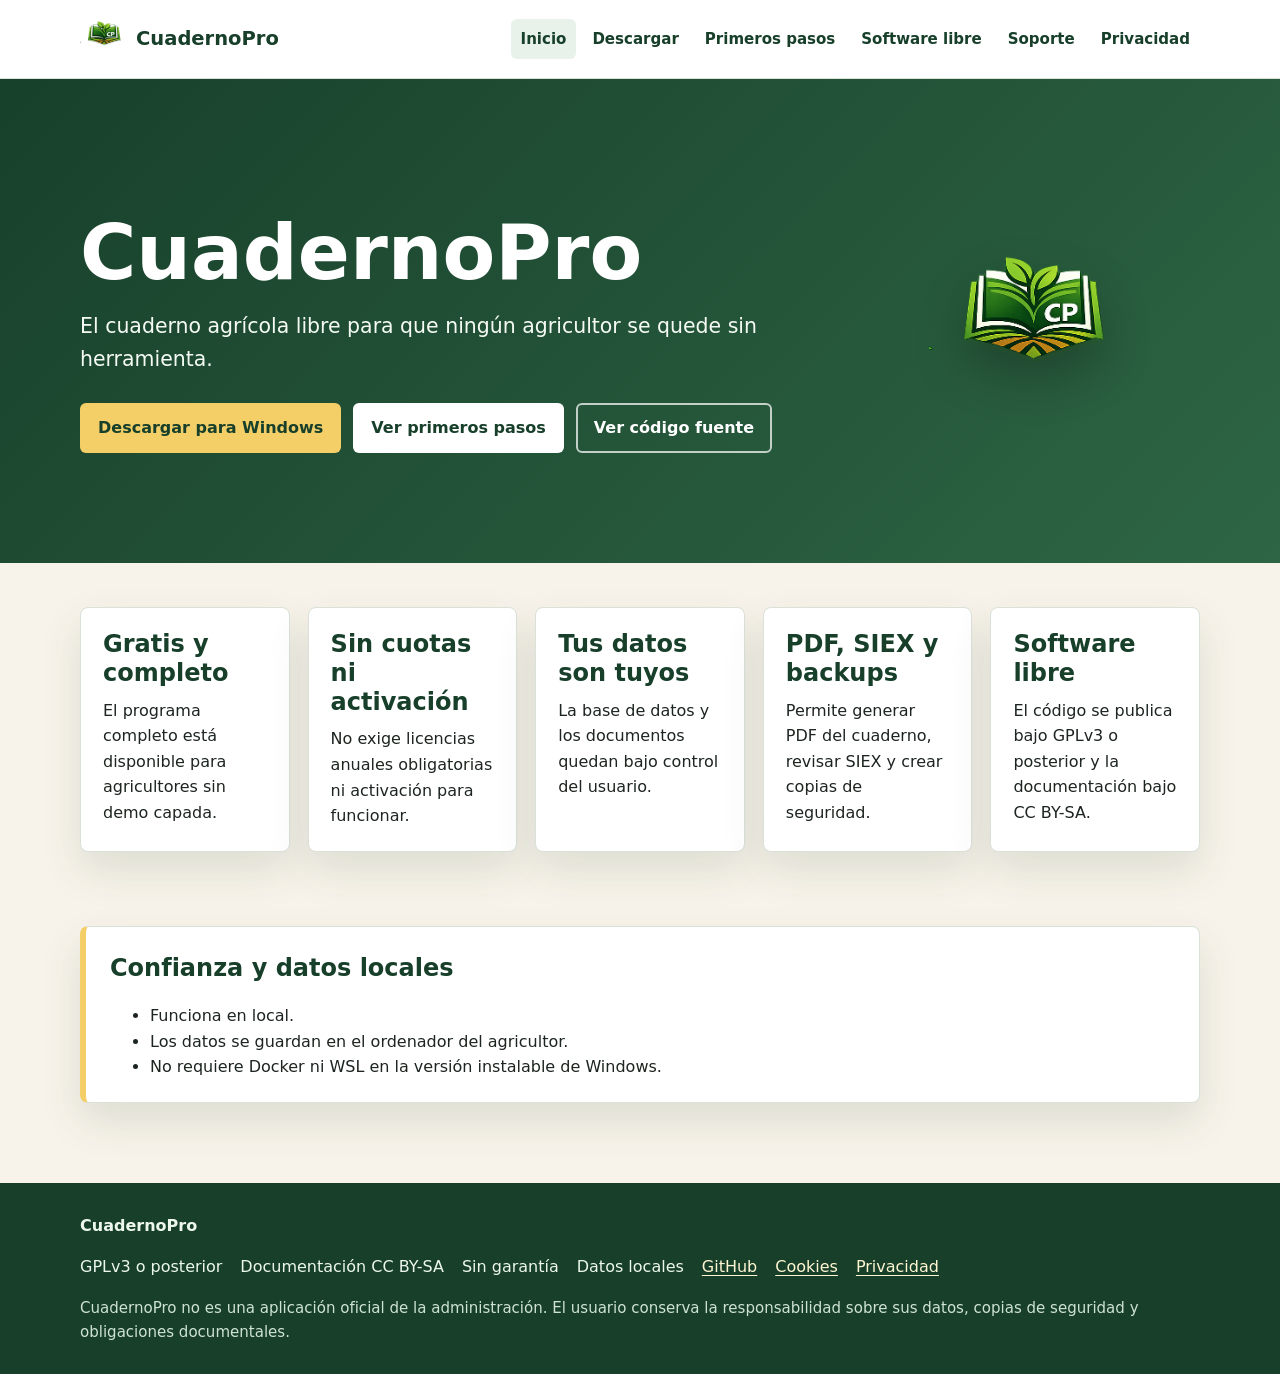
<file: web_publica/index.html>
<!doctype html>
<html lang="es">
<head>
  <meta charset="utf-8">
  <meta name="viewport" content="width=device-width, initial-scale=1">
  <title>CuadernoPro | Cuaderno agrícola libre</title>
  <meta name="description" content="CuadernoPro es el cuaderno agrícola libre, gratuito y local para agricultores.">
  <link rel="icon" href="assets/favicon.ico">
  <link rel="stylesheet" href="assets/style.css">
</head>
<body>
  <header class="site-header">
    <div class="header-inner">
      <a class="brand" href="index.html">
        <img src="assets/cuadernopro.png" alt="CuadernoPro">
        <span>CuadernoPro</span>
      </a>
      <nav class="main-nav" aria-label="Navegación principal">
        <a href="index.html" aria-current="page">Inicio</a>
        <a href="descargar.html">Descargar</a>
        <a href="primeros-pasos.html">Primeros pasos</a>
        <a href="software-libre.html">Software libre</a>
        <a href="soporte.html">Soporte</a>
        <a href="privacidad.html">Privacidad</a>
      </nav>
    </div>
  </header>

  <main>
    <section class="hero">
      <div class="section">
        <div>
          <h1>CuadernoPro</h1>
          <p>El cuaderno agrícola libre para que ningún agricultor se quede sin herramienta.</p>
          <div class="actions">
            <a class="button primary" href="descargar.html">Descargar para Windows</a>
            <a class="button secondary" href="primeros-pasos.html">Ver primeros pasos</a>
            <a class="button ghost" href="https://github.com/jomarpel-star/cuadernopro">Ver código fuente</a>
          </div>
        </div>
        <div class="hero-logo" aria-hidden="true">
          <img src="assets/cuadernopro.png" alt="">
        </div>
      </div>
    </section>

    <section class="section">
      <div class="grid cards">
        <article class="card">
          <h2>Gratis y completo</h2>
          <p>El programa completo está disponible para agricultores sin demo capada.</p>
        </article>
        <article class="card">
          <h2>Sin cuotas ni activación</h2>
          <p>No exige licencias anuales obligatorias ni activación para funcionar.</p>
        </article>
        <article class="card">
          <h2>Tus datos son tuyos</h2>
          <p>La base de datos y los documentos quedan bajo control del usuario.</p>
        </article>
        <article class="card">
          <h2>PDF, SIEX y backups</h2>
          <p>Permite generar PDF del cuaderno, revisar SIEX y crear copias de seguridad.</p>
        </article>
        <article class="card">
          <h2>Software libre</h2>
          <p>El código se publica bajo GPLv3 o posterior y la documentación bajo CC BY-SA.</p>
        </article>
      </div>
    </section>

    <section class="section compact">
      <div class="notice">
        <h2>Confianza y datos locales</h2>
        <ul>
          <li>Funciona en local.</li>
          <li>Los datos se guardan en el ordenador del agricultor.</li>
          <li>No requiere Docker ni WSL en la versión instalable de Windows.</li>
        </ul>
      </div>
    </section>
  </main>

  <footer class="site-footer">
    <div class="footer-inner">
      <strong>CuadernoPro</strong>
      <div class="footer-links">
        <span>GPLv3 o posterior</span>
        <span>Documentación CC BY-SA</span>
        <span>Sin garantía</span>
        <span>Datos locales</span>
        <a href="https://github.com/jomarpel-star/cuadernopro">GitHub</a>
        <a href="politica-cookies.html">Cookies</a>
        <a href="privacidad.html">Privacidad</a>
      </div>
      <p class="fine-print">CuadernoPro no es una aplicación oficial de la administración. El usuario conserva la responsabilidad sobre sus datos, copias de seguridad y obligaciones documentales.</p>
    </div>
  </footer>
</body>
</html>
</file>
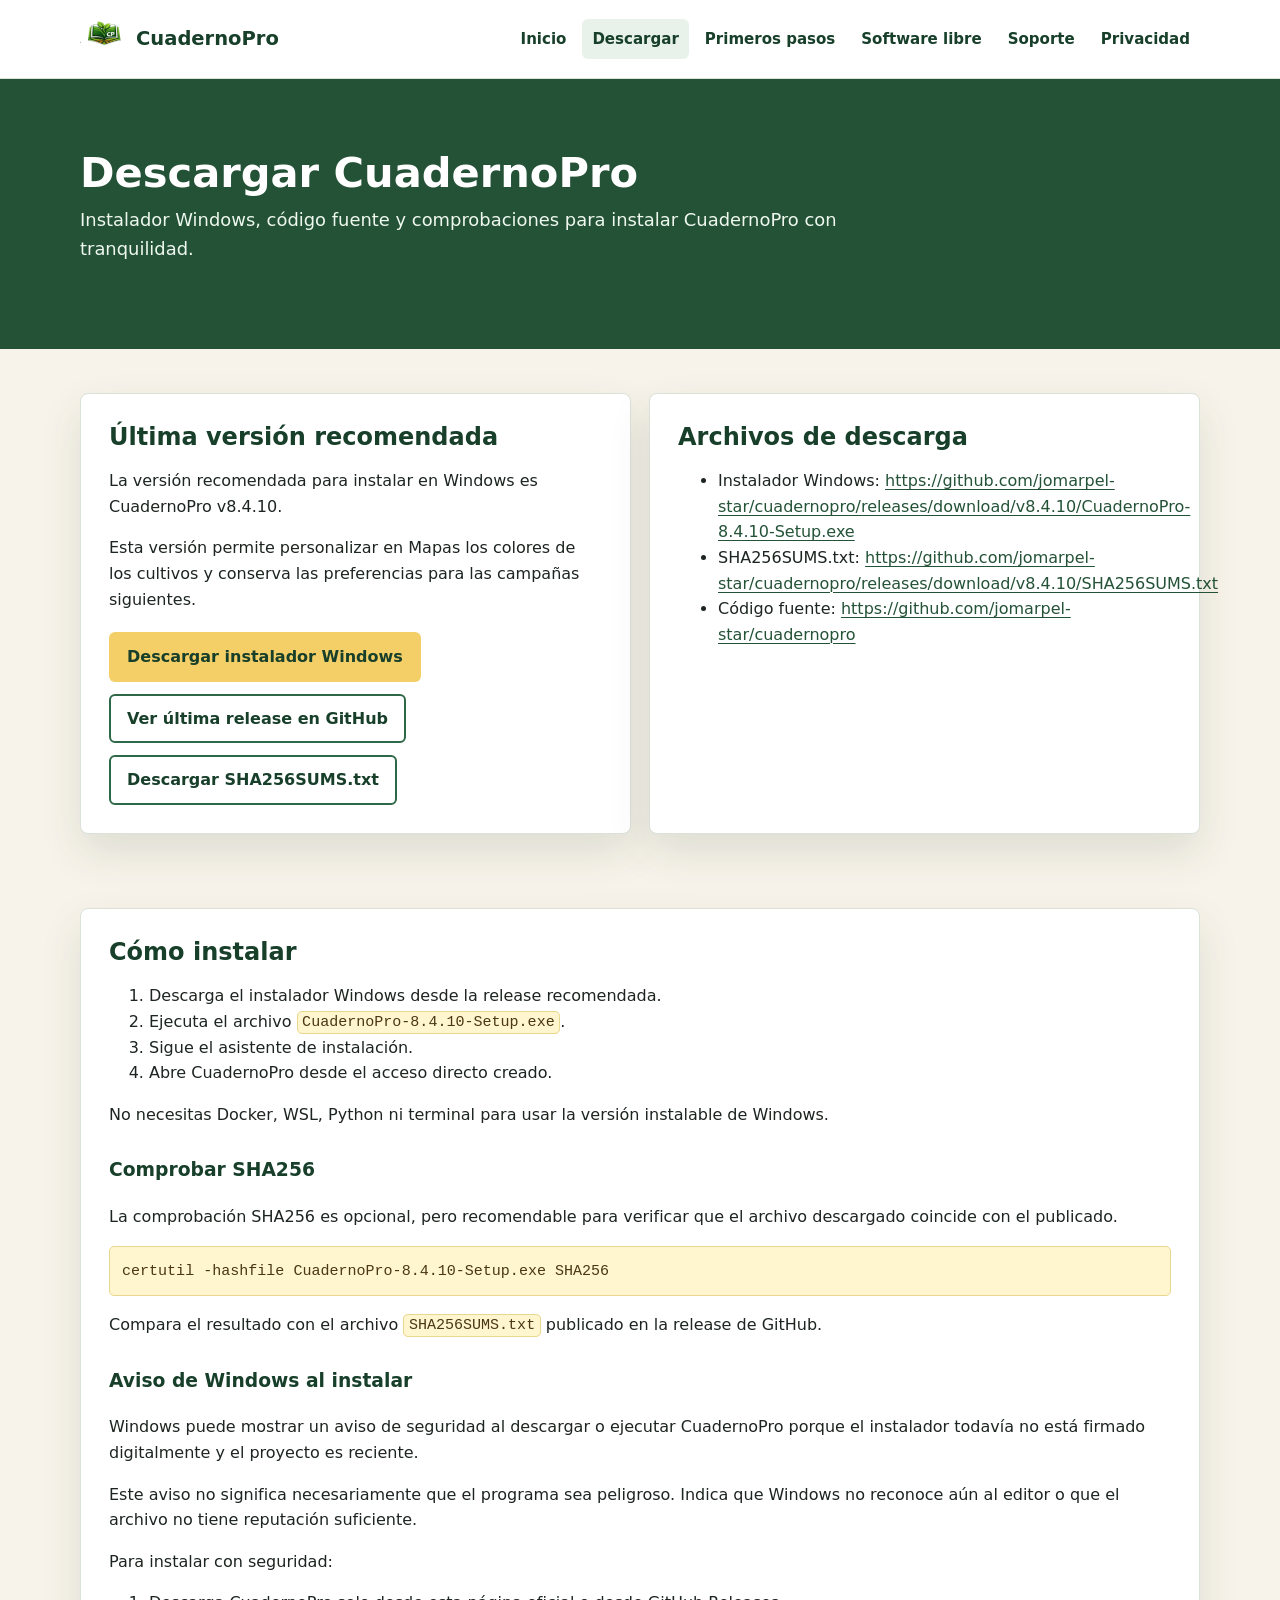
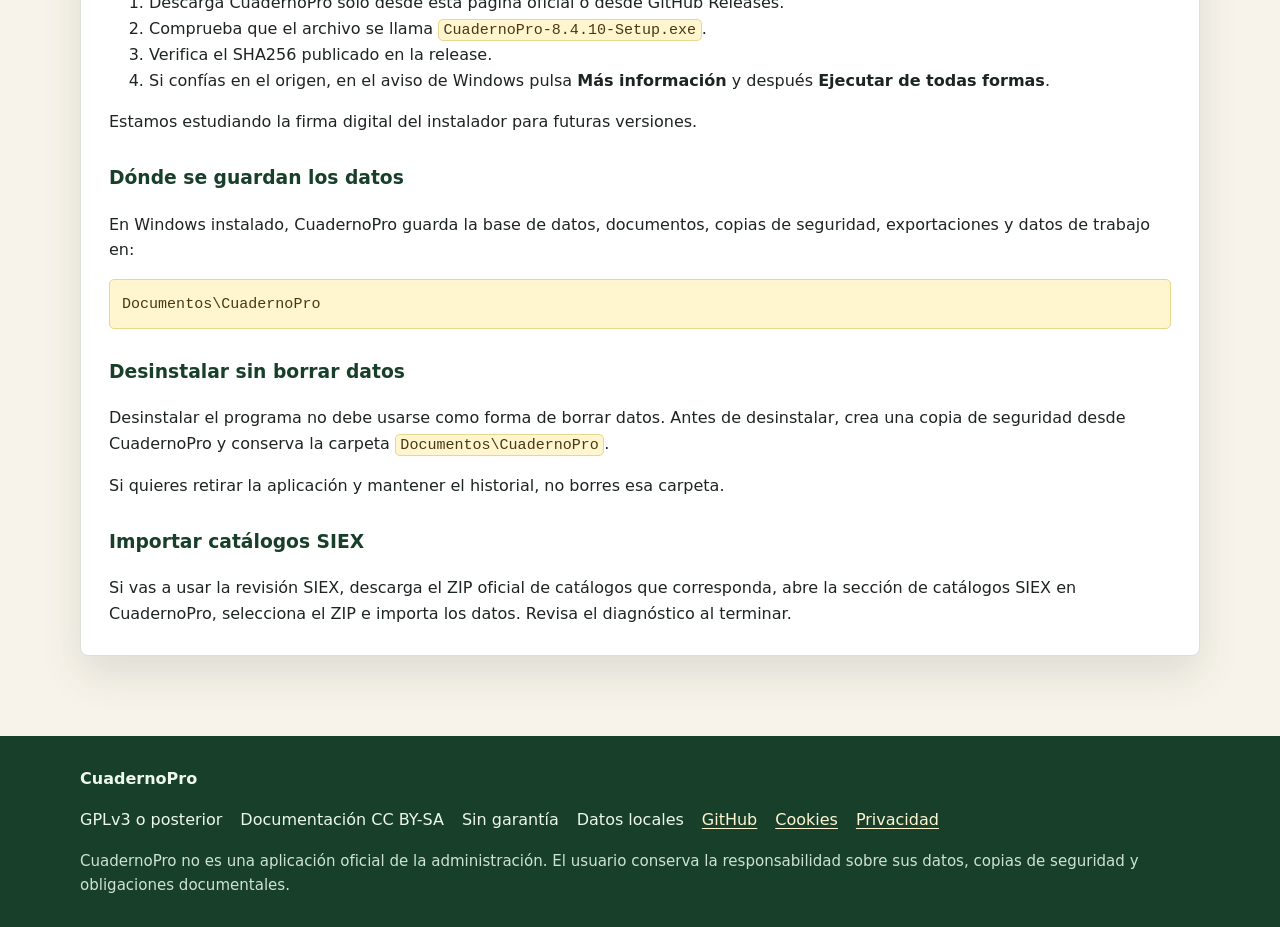
<file: web_publica/descargar.html>
<!doctype html>
<html lang="es">
<head>
  <meta charset="utf-8">
  <meta name="viewport" content="width=device-width, initial-scale=1">
  <title>Descargar CuadernoPro</title>
  <meta name="description" content="Descarga CuadernoPro para Windows, código fuente y comprobaciones SHA256.">
  <link rel="icon" href="assets/favicon.ico">
  <link rel="stylesheet" href="assets/style.css">
</head>
<body>
  <header class="site-header">
    <div class="header-inner">
      <a class="brand" href="index.html">
        <img src="assets/cuadernopro.png" alt="CuadernoPro">
        <span>CuadernoPro</span>
      </a>
      <nav class="main-nav" aria-label="Navegación principal">
        <a href="index.html">Inicio</a>
        <a href="descargar.html" aria-current="page">Descargar</a>
        <a href="primeros-pasos.html">Primeros pasos</a>
        <a href="software-libre.html">Software libre</a>
        <a href="soporte.html">Soporte</a>
        <a href="privacidad.html">Privacidad</a>
      </nav>
    </div>
  </header>

  <main>
    <section class="page-title">
      <div class="section compact">
        <h1>Descargar CuadernoPro</h1>
        <p>Instalador Windows, código fuente y comprobaciones para instalar CuadernoPro con tranquilidad.</p>
      </div>
    </section>

    <section class="section">
      <div class="grid two">
        <article class="text-panel">
          <h2>Última versión recomendada</h2>
          <p>La versión recomendada para instalar en Windows es CuadernoPro v8.4.10.</p>
          <p>Esta versión permite personalizar en Mapas los colores de los cultivos y conserva las preferencias para las campañas siguientes.</p>
          <div class="actions panel-actions">
            <a class="button primary" href="https://github.com/jomarpel-star/cuadernopro/releases/download/v8.4.10/CuadernoPro-8.4.10-Setup.exe">Descargar instalador Windows</a>
            <a class="button outline" href="https://github.com/jomarpel-star/cuadernopro/releases/latest">Ver última release en GitHub</a>
            <a class="button outline" href="https://github.com/jomarpel-star/cuadernopro/releases/download/v8.4.10/SHA256SUMS.txt">Descargar SHA256SUMS.txt</a>
          </div>
        </article>

        <article class="text-panel">
          <h2>Archivos de descarga</h2>
          <ul>
            <li>Instalador Windows: <a href="https://github.com/jomarpel-star/cuadernopro/releases/download/v8.4.10/CuadernoPro-8.4.10-Setup.exe">https://github.com/jomarpel-star/cuadernopro/releases/download/v8.4.10/CuadernoPro-8.4.10-Setup.exe</a></li>
            <li>SHA256SUMS.txt: <a href="https://github.com/jomarpel-star/cuadernopro/releases/download/v8.4.10/SHA256SUMS.txt">https://github.com/jomarpel-star/cuadernopro/releases/download/v8.4.10/SHA256SUMS.txt</a></li>
            <li>Código fuente: <a href="https://github.com/jomarpel-star/cuadernopro">https://github.com/jomarpel-star/cuadernopro</a></li>
          </ul>
        </article>
      </div>
    </section>

    <section class="section compact">
      <div class="text-panel">
        <h2>Cómo instalar</h2>
        <ol>
          <li>Descarga el instalador Windows desde la release recomendada.</li>
          <li>Ejecuta el archivo <code>CuadernoPro-8.4.10-Setup.exe</code>.</li>
          <li>Sigue el asistente de instalación.</li>
          <li>Abre CuadernoPro desde el acceso directo creado.</li>
        </ol>
        <p>No necesitas Docker, WSL, Python ni terminal para usar la versión instalable de Windows.</p>

        <h3>Comprobar SHA256</h3>
        <p>La comprobación SHA256 es opcional, pero recomendable para verificar que el archivo descargado coincide con el publicado.</p>
        <p class="code">certutil -hashfile CuadernoPro-8.4.10-Setup.exe SHA256</p>
        <p>Compara el resultado con el archivo <code>SHA256SUMS.txt</code> publicado en la release de GitHub.</p>

        <h3>Aviso de Windows al instalar</h3>
        <p>Windows puede mostrar un aviso de seguridad al descargar o ejecutar CuadernoPro porque el instalador todavía no está firmado digitalmente y el proyecto es reciente.</p>
        <p>Este aviso no significa necesariamente que el programa sea peligroso. Indica que Windows no reconoce aún al editor o que el archivo no tiene reputación suficiente.</p>
        <p>Para instalar con seguridad:</p>
        <ol>
          <li>Descarga CuadernoPro solo desde esta página oficial o desde GitHub Releases.</li>
          <li>Comprueba que el archivo se llama <code>CuadernoPro-8.4.10-Setup.exe</code>.</li>
          <li>Verifica el SHA256 publicado en la release.</li>
          <li>Si confías en el origen, en el aviso de Windows pulsa <strong>Más información</strong> y después <strong>Ejecutar de todas formas</strong>.</li>
        </ol>
        <p>Estamos estudiando la firma digital del instalador para futuras versiones.</p>

        <h3>Dónde se guardan los datos</h3>
        <p>En Windows instalado, CuadernoPro guarda la base de datos, documentos, copias de seguridad, exportaciones y datos de trabajo en:</p>
        <p class="code">Documentos\CuadernoPro</p>

        <h3>Desinstalar sin borrar datos</h3>
        <p>Desinstalar el programa no debe usarse como forma de borrar datos. Antes de desinstalar, crea una copia de seguridad desde CuadernoPro y conserva la carpeta <code>Documentos\CuadernoPro</code>.</p>
        <p>Si quieres retirar la aplicación y mantener el historial, no borres esa carpeta.</p>

        <h3>Importar catálogos SIEX</h3>
        <p>Si vas a usar la revisión SIEX, descarga el ZIP oficial de catálogos que corresponda, abre la sección de catálogos SIEX en CuadernoPro, selecciona el ZIP e importa los datos. Revisa el diagnóstico al terminar.</p>
      </div>
    </section>
  </main>

  <footer class="site-footer">
    <div class="footer-inner">
      <strong>CuadernoPro</strong>
      <div class="footer-links">
        <span>GPLv3 o posterior</span>
        <span>Documentación CC BY-SA</span>
        <span>Sin garantía</span>
        <span>Datos locales</span>
        <a href="https://github.com/jomarpel-star/cuadernopro">GitHub</a>
        <a href="politica-cookies.html">Cookies</a>
        <a href="privacidad.html">Privacidad</a>
      </div>
      <p class="fine-print">CuadernoPro no es una aplicación oficial de la administración. El usuario conserva la responsabilidad sobre sus datos, copias de seguridad y obligaciones documentales.</p>
    </div>
  </footer>
</body>
</html>
</file>
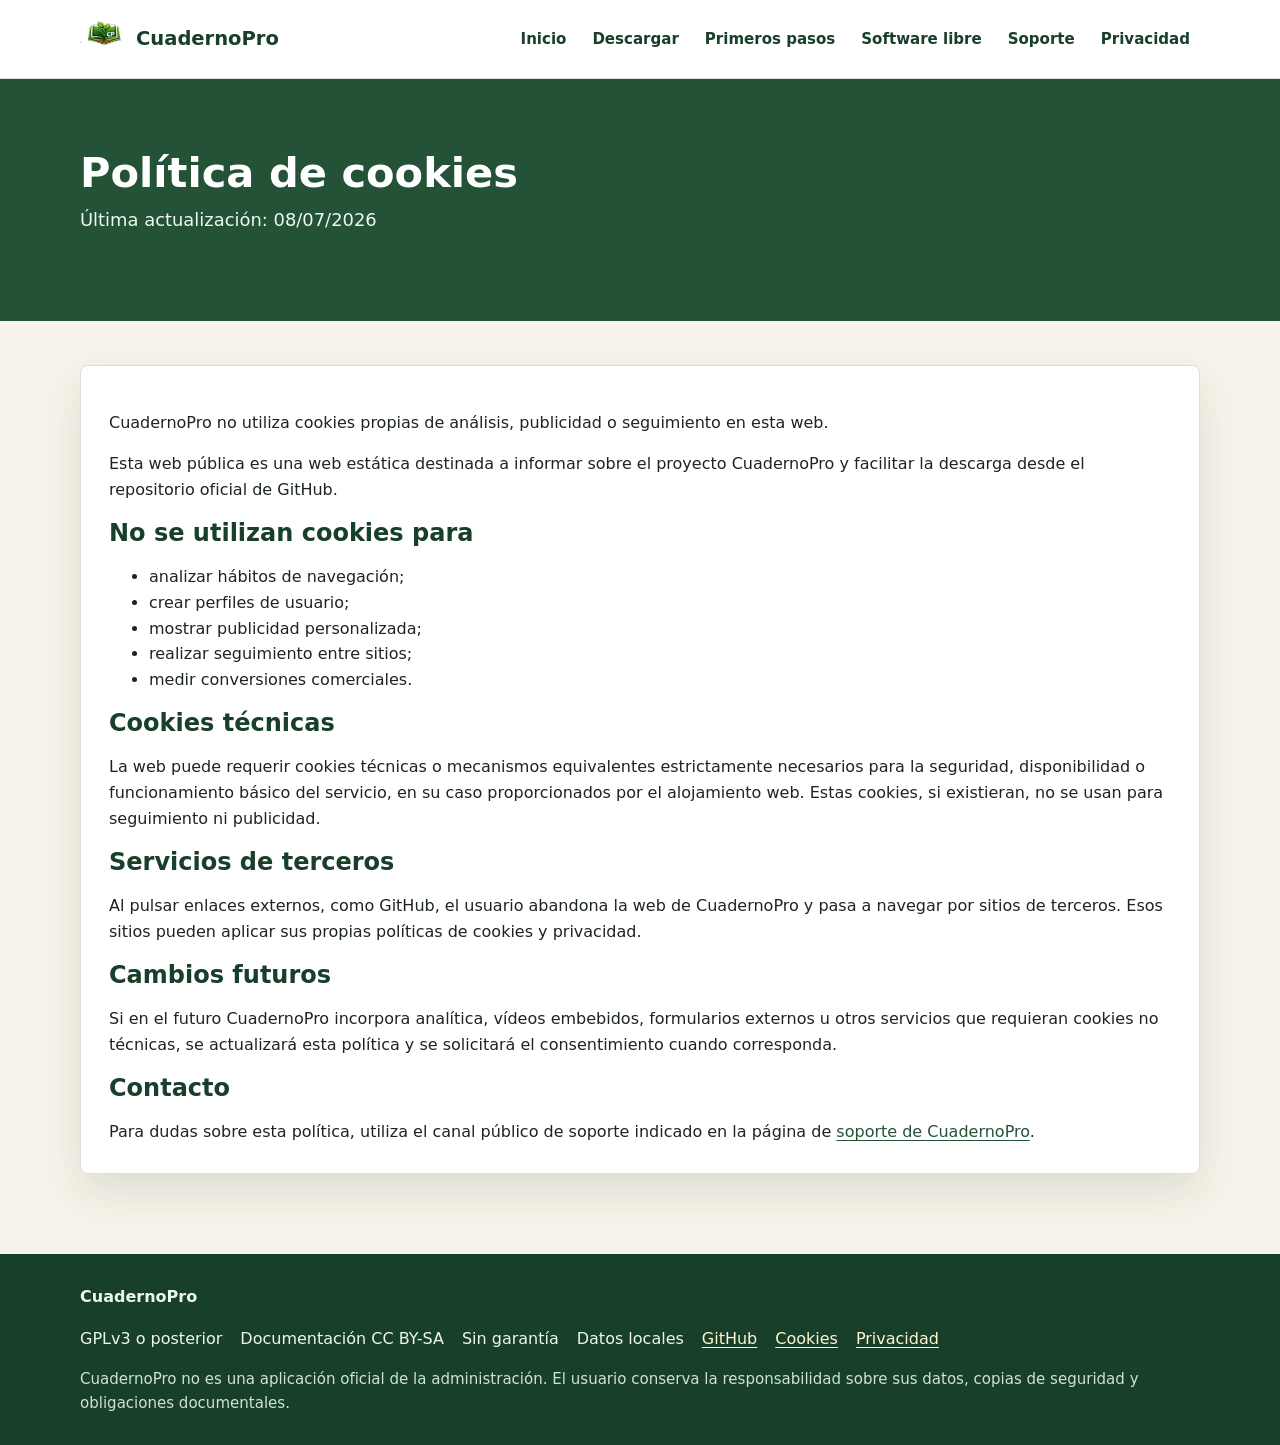
<file: web_publica/politica-cookies.html>
<!doctype html>
<html lang="es">
<head>
  <meta charset="utf-8">
  <meta name="viewport" content="width=device-width, initial-scale=1">
  <title>Política de cookies | CuadernoPro</title>
  <meta name="description" content="Política de cookies de la web pública de CuadernoPro.">
  <link rel="icon" href="assets/favicon.ico">
  <link rel="stylesheet" href="assets/style.css">
</head>
<body>
  <header class="site-header">
    <div class="header-inner">
      <a class="brand" href="index.html">
        <img src="assets/cuadernopro.png" alt="CuadernoPro">
        <span>CuadernoPro</span>
      </a>
      <nav class="main-nav" aria-label="Navegación principal">
        <a href="index.html">Inicio</a>
        <a href="descargar.html">Descargar</a>
        <a href="primeros-pasos.html">Primeros pasos</a>
        <a href="software-libre.html">Software libre</a>
        <a href="soporte.html">Soporte</a>
        <a href="privacidad.html">Privacidad</a>
      </nav>
    </div>
  </header>

  <main>
    <section class="page-title">
      <div class="section compact">
        <h1>Política de cookies</h1>
        <p>Última actualización: 08/07/2026</p>
      </div>
    </section>

    <section class="section">
      <div class="text-panel">
        <p>CuadernoPro no utiliza cookies propias de análisis, publicidad o seguimiento en esta web.</p>
        <p>Esta web pública es una web estática destinada a informar sobre el proyecto CuadernoPro y facilitar la descarga desde el repositorio oficial de GitHub.</p>

        <h2>No se utilizan cookies para</h2>
        <ul>
          <li>analizar hábitos de navegación;</li>
          <li>crear perfiles de usuario;</li>
          <li>mostrar publicidad personalizada;</li>
          <li>realizar seguimiento entre sitios;</li>
          <li>medir conversiones comerciales.</li>
        </ul>

        <h2>Cookies técnicas</h2>
        <p>La web puede requerir cookies técnicas o mecanismos equivalentes estrictamente necesarios para la seguridad, disponibilidad o funcionamiento básico del servicio, en su caso proporcionados por el alojamiento web. Estas cookies, si existieran, no se usan para seguimiento ni publicidad.</p>

        <h2>Servicios de terceros</h2>
        <p>Al pulsar enlaces externos, como GitHub, el usuario abandona la web de CuadernoPro y pasa a navegar por sitios de terceros. Esos sitios pueden aplicar sus propias políticas de cookies y privacidad.</p>

        <h2>Cambios futuros</h2>
        <p>Si en el futuro CuadernoPro incorpora analítica, vídeos embebidos, formularios externos u otros servicios que requieran cookies no técnicas, se actualizará esta política y se solicitará el consentimiento cuando corresponda.</p>

        <h2>Contacto</h2>
        <p>Para dudas sobre esta política, utiliza el canal público de soporte indicado en la página de <a href="soporte.html">soporte de CuadernoPro</a>.</p>
      </div>
    </section>
  </main>

  <footer class="site-footer">
    <div class="footer-inner">
      <strong>CuadernoPro</strong>
      <div class="footer-links">
        <span>GPLv3 o posterior</span>
        <span>Documentación CC BY-SA</span>
        <span>Sin garantía</span>
        <span>Datos locales</span>
        <a href="https://github.com/jomarpel-star/cuadernopro">GitHub</a>
        <a href="politica-cookies.html">Cookies</a>
        <a href="privacidad.html">Privacidad</a>
      </div>
      <p class="fine-print">CuadernoPro no es una aplicación oficial de la administración. El usuario conserva la responsabilidad sobre sus datos, copias de seguridad y obligaciones documentales.</p>
    </div>
  </footer>
</body>
</html>
</file>
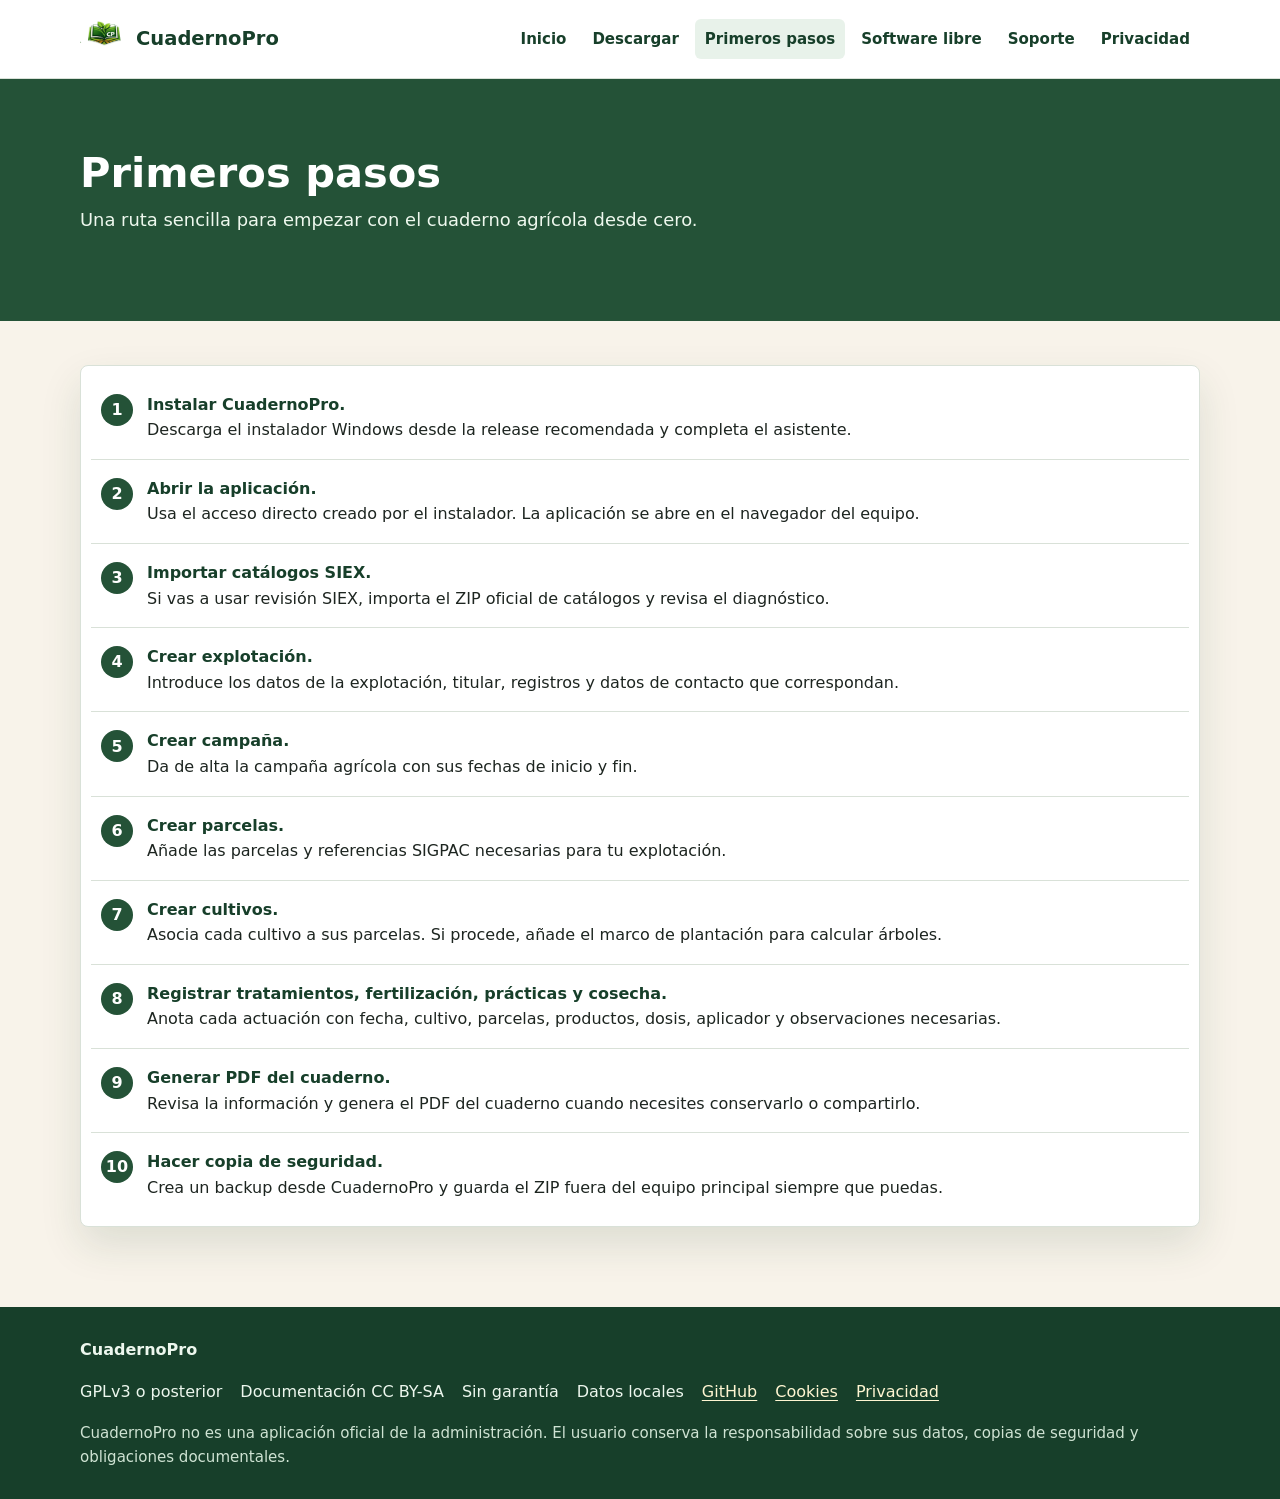
<file: web_publica/primeros-pasos.html>
<!doctype html>
<html lang="es">
<head>
  <meta charset="utf-8">
  <meta name="viewport" content="width=device-width, initial-scale=1">
  <title>Primeros pasos con CuadernoPro</title>
  <meta name="description" content="Guía sencilla para empezar a trabajar con CuadernoPro.">
  <link rel="icon" href="assets/favicon.ico">
  <link rel="stylesheet" href="assets/style.css">
</head>
<body>
  <header class="site-header">
    <div class="header-inner">
      <a class="brand" href="index.html">
        <img src="assets/cuadernopro.png" alt="CuadernoPro">
        <span>CuadernoPro</span>
      </a>
      <nav class="main-nav" aria-label="Navegación principal">
        <a href="index.html">Inicio</a>
        <a href="descargar.html">Descargar</a>
        <a href="primeros-pasos.html" aria-current="page">Primeros pasos</a>
        <a href="software-libre.html">Software libre</a>
        <a href="soporte.html">Soporte</a>
        <a href="privacidad.html">Privacidad</a>
      </nav>
    </div>
  </header>

  <main>
    <section class="page-title">
      <div class="section compact">
        <h1>Primeros pasos</h1>
        <p>Una ruta sencilla para empezar con el cuaderno agrícola desde cero.</p>
      </div>
    </section>

    <section class="section">
      <ol class="steps">
        <li><div><strong>Instalar CuadernoPro.</strong><br>Descarga el instalador Windows desde la release recomendada y completa el asistente.</div></li>
        <li><div><strong>Abrir la aplicación.</strong><br>Usa el acceso directo creado por el instalador. La aplicación se abre en el navegador del equipo.</div></li>
        <li><div><strong>Importar catálogos SIEX.</strong><br>Si vas a usar revisión SIEX, importa el ZIP oficial de catálogos y revisa el diagnóstico.</div></li>
        <li><div><strong>Crear explotación.</strong><br>Introduce los datos de la explotación, titular, registros y datos de contacto que correspondan.</div></li>
        <li><div><strong>Crear campaña.</strong><br>Da de alta la campaña agrícola con sus fechas de inicio y fin.</div></li>
        <li><div><strong>Crear parcelas.</strong><br>Añade las parcelas y referencias SIGPAC necesarias para tu explotación.</div></li>
        <li><div><strong>Crear cultivos.</strong><br>Asocia cada cultivo a sus parcelas. Si procede, añade el marco de plantación para calcular árboles.</div></li>
        <li><div><strong>Registrar tratamientos, fertilización, prácticas y cosecha.</strong><br>Anota cada actuación con fecha, cultivo, parcelas, productos, dosis, aplicador y observaciones necesarias.</div></li>
        <li><div><strong>Generar PDF del cuaderno.</strong><br>Revisa la información y genera el PDF del cuaderno cuando necesites conservarlo o compartirlo.</div></li>
        <li><div><strong>Hacer copia de seguridad.</strong><br>Crea un backup desde CuadernoPro y guarda el ZIP fuera del equipo principal siempre que puedas.</div></li>
      </ol>
    </section>
  </main>

  <footer class="site-footer">
    <div class="footer-inner">
      <strong>CuadernoPro</strong>
      <div class="footer-links">
        <span>GPLv3 o posterior</span>
        <span>Documentación CC BY-SA</span>
        <span>Sin garantía</span>
        <span>Datos locales</span>
        <a href="https://github.com/jomarpel-star/cuadernopro">GitHub</a>
        <a href="politica-cookies.html">Cookies</a>
        <a href="privacidad.html">Privacidad</a>
      </div>
      <p class="fine-print">CuadernoPro no es una aplicación oficial de la administración. El usuario conserva la responsabilidad sobre sus datos, copias de seguridad y obligaciones documentales.</p>
    </div>
  </footer>
</body>
</html>
</file>
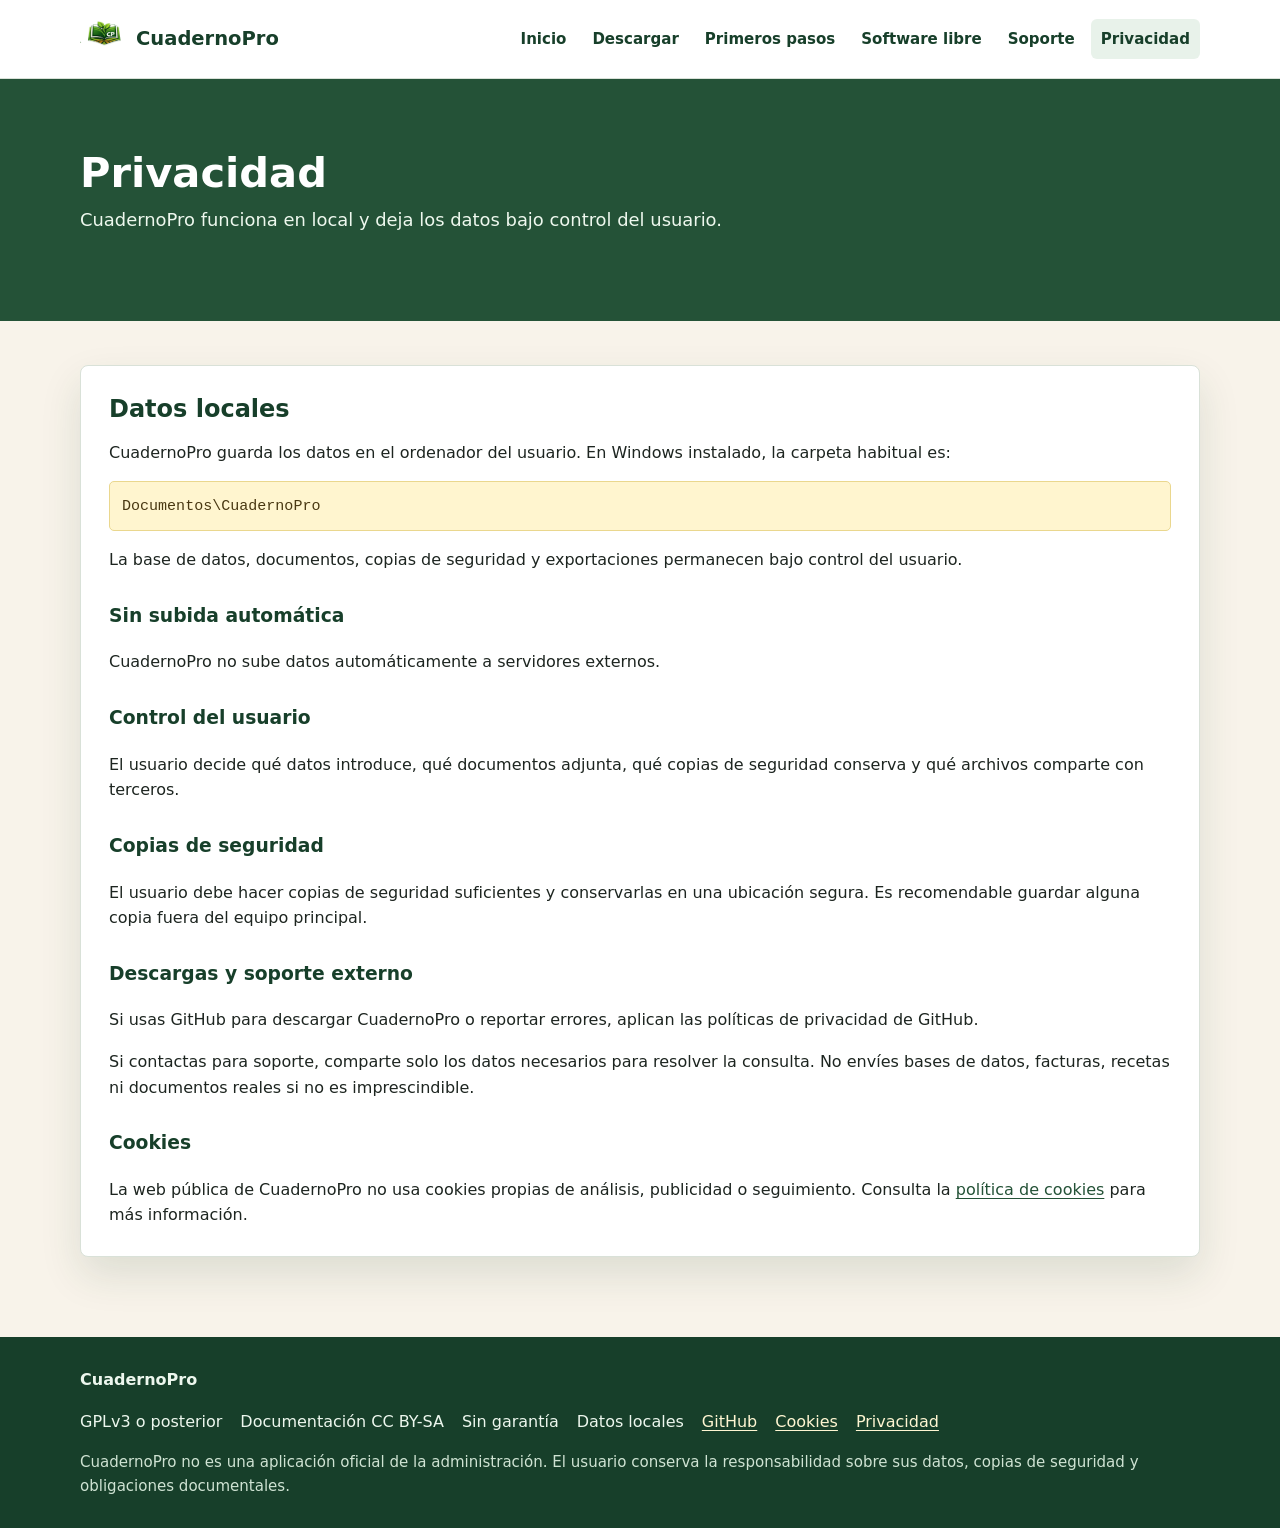
<file: web_publica/privacidad.html>
<!doctype html>
<html lang="es">
<head>
  <meta charset="utf-8">
  <meta name="viewport" content="width=device-width, initial-scale=1">
  <title>Privacidad | CuadernoPro</title>
  <meta name="description" content="Privacidad y datos locales en CuadernoPro.">
  <link rel="icon" href="assets/favicon.ico">
  <link rel="stylesheet" href="assets/style.css">
</head>
<body>
  <header class="site-header">
    <div class="header-inner">
      <a class="brand" href="index.html">
        <img src="assets/cuadernopro.png" alt="CuadernoPro">
        <span>CuadernoPro</span>
      </a>
      <nav class="main-nav" aria-label="Navegación principal">
        <a href="index.html">Inicio</a>
        <a href="descargar.html">Descargar</a>
        <a href="primeros-pasos.html">Primeros pasos</a>
        <a href="software-libre.html">Software libre</a>
        <a href="soporte.html">Soporte</a>
        <a href="privacidad.html" aria-current="page">Privacidad</a>
      </nav>
    </div>
  </header>

  <main>
    <section class="page-title">
      <div class="section compact">
        <h1>Privacidad</h1>
        <p>CuadernoPro funciona en local y deja los datos bajo control del usuario.</p>
      </div>
    </section>

    <section class="section">
      <div class="text-panel">
        <h2>Datos locales</h2>
        <p>CuadernoPro guarda los datos en el ordenador del usuario. En Windows instalado, la carpeta habitual es:</p>
        <p class="code">Documentos\CuadernoPro</p>
        <p>La base de datos, documentos, copias de seguridad y exportaciones permanecen bajo control del usuario.</p>

        <h3>Sin subida automática</h3>
        <p>CuadernoPro no sube datos automáticamente a servidores externos.</p>

        <h3>Control del usuario</h3>
        <p>El usuario decide qué datos introduce, qué documentos adjunta, qué copias de seguridad conserva y qué archivos comparte con terceros.</p>

        <h3>Copias de seguridad</h3>
        <p>El usuario debe hacer copias de seguridad suficientes y conservarlas en una ubicación segura. Es recomendable guardar alguna copia fuera del equipo principal.</p>

        <h3>Descargas y soporte externo</h3>
        <p>Si usas GitHub para descargar CuadernoPro o reportar errores, aplican las políticas de privacidad de GitHub.</p>
        <p>Si contactas para soporte, comparte solo los datos necesarios para resolver la consulta. No envíes bases de datos, facturas, recetas ni documentos reales si no es imprescindible.</p>

        <h3>Cookies</h3>
        <p>La web pública de CuadernoPro no usa cookies propias de análisis, publicidad o seguimiento. Consulta la <a href="politica-cookies.html">política de cookies</a> para más información.</p>
      </div>
    </section>
  </main>

  <footer class="site-footer">
    <div class="footer-inner">
      <strong>CuadernoPro</strong>
      <div class="footer-links">
        <span>GPLv3 o posterior</span>
        <span>Documentación CC BY-SA</span>
        <span>Sin garantía</span>
        <span>Datos locales</span>
        <a href="https://github.com/jomarpel-star/cuadernopro">GitHub</a>
        <a href="politica-cookies.html">Cookies</a>
        <a href="privacidad.html">Privacidad</a>
      </div>
      <p class="fine-print">CuadernoPro no es una aplicación oficial de la administración. El usuario conserva la responsabilidad sobre sus datos, copias de seguridad y obligaciones documentales.</p>
    </div>
  </footer>
</body>
</html>
</file>
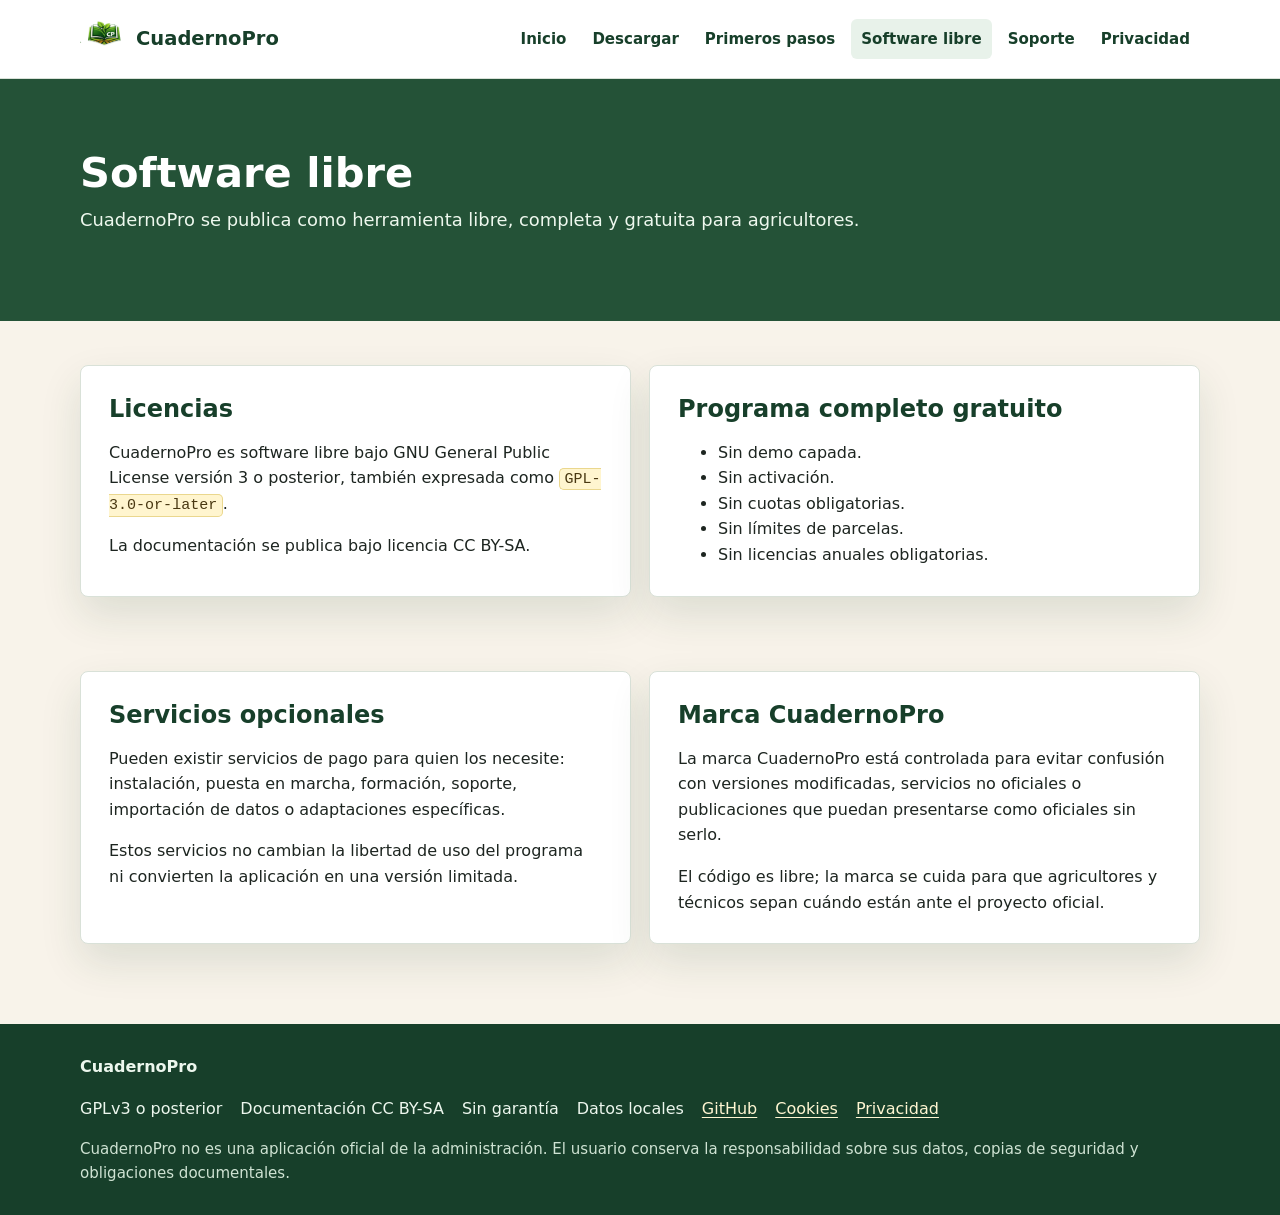
<file: web_publica/software-libre.html>
<!doctype html>
<html lang="es">
<head>
  <meta charset="utf-8">
  <meta name="viewport" content="width=device-width, initial-scale=1">
  <title>Software libre | CuadernoPro</title>
  <meta name="description" content="CuadernoPro es software libre bajo GPLv3 o posterior, con documentación CC BY-SA.">
  <link rel="icon" href="assets/favicon.ico">
  <link rel="stylesheet" href="assets/style.css">
</head>
<body>
  <header class="site-header">
    <div class="header-inner">
      <a class="brand" href="index.html">
        <img src="assets/cuadernopro.png" alt="CuadernoPro">
        <span>CuadernoPro</span>
      </a>
      <nav class="main-nav" aria-label="Navegación principal">
        <a href="index.html">Inicio</a>
        <a href="descargar.html">Descargar</a>
        <a href="primeros-pasos.html">Primeros pasos</a>
        <a href="software-libre.html" aria-current="page">Software libre</a>
        <a href="soporte.html">Soporte</a>
        <a href="privacidad.html">Privacidad</a>
      </nav>
    </div>
  </header>

  <main>
    <section class="page-title">
      <div class="section compact">
        <h1>Software libre</h1>
        <p>CuadernoPro se publica como herramienta libre, completa y gratuita para agricultores.</p>
      </div>
    </section>

    <section class="section">
      <div class="grid two">
        <article class="text-panel">
          <h2>Licencias</h2>
          <p>CuadernoPro es software libre bajo GNU General Public License versión 3 o posterior, también expresada como <code>GPL-3.0-or-later</code>.</p>
          <p>La documentación se publica bajo licencia CC BY-SA.</p>
        </article>
        <article class="text-panel">
          <h2>Programa completo gratuito</h2>
          <ul>
            <li>Sin demo capada.</li>
            <li>Sin activación.</li>
            <li>Sin cuotas obligatorias.</li>
            <li>Sin límites de parcelas.</li>
            <li>Sin licencias anuales obligatorias.</li>
          </ul>
        </article>
      </div>
    </section>

    <section class="section compact">
      <div class="grid two">
        <article class="text-panel">
          <h2>Servicios opcionales</h2>
          <p>Pueden existir servicios de pago para quien los necesite: instalación, puesta en marcha, formación, soporte, importación de datos o adaptaciones específicas.</p>
          <p>Estos servicios no cambian la libertad de uso del programa ni convierten la aplicación en una versión limitada.</p>
        </article>
        <article class="text-panel">
          <h2>Marca CuadernoPro</h2>
          <p>La marca CuadernoPro está controlada para evitar confusión con versiones modificadas, servicios no oficiales o publicaciones que puedan presentarse como oficiales sin serlo.</p>
          <p>El código es libre; la marca se cuida para que agricultores y técnicos sepan cuándo están ante el proyecto oficial.</p>
        </article>
      </div>
    </section>
  </main>

  <footer class="site-footer">
    <div class="footer-inner">
      <strong>CuadernoPro</strong>
      <div class="footer-links">
        <span>GPLv3 o posterior</span>
        <span>Documentación CC BY-SA</span>
        <span>Sin garantía</span>
        <span>Datos locales</span>
        <a href="https://github.com/jomarpel-star/cuadernopro">GitHub</a>
        <a href="politica-cookies.html">Cookies</a>
        <a href="privacidad.html">Privacidad</a>
      </div>
      <p class="fine-print">CuadernoPro no es una aplicación oficial de la administración. El usuario conserva la responsabilidad sobre sus datos, copias de seguridad y obligaciones documentales.</p>
    </div>
  </footer>
</body>
</html>
</file>
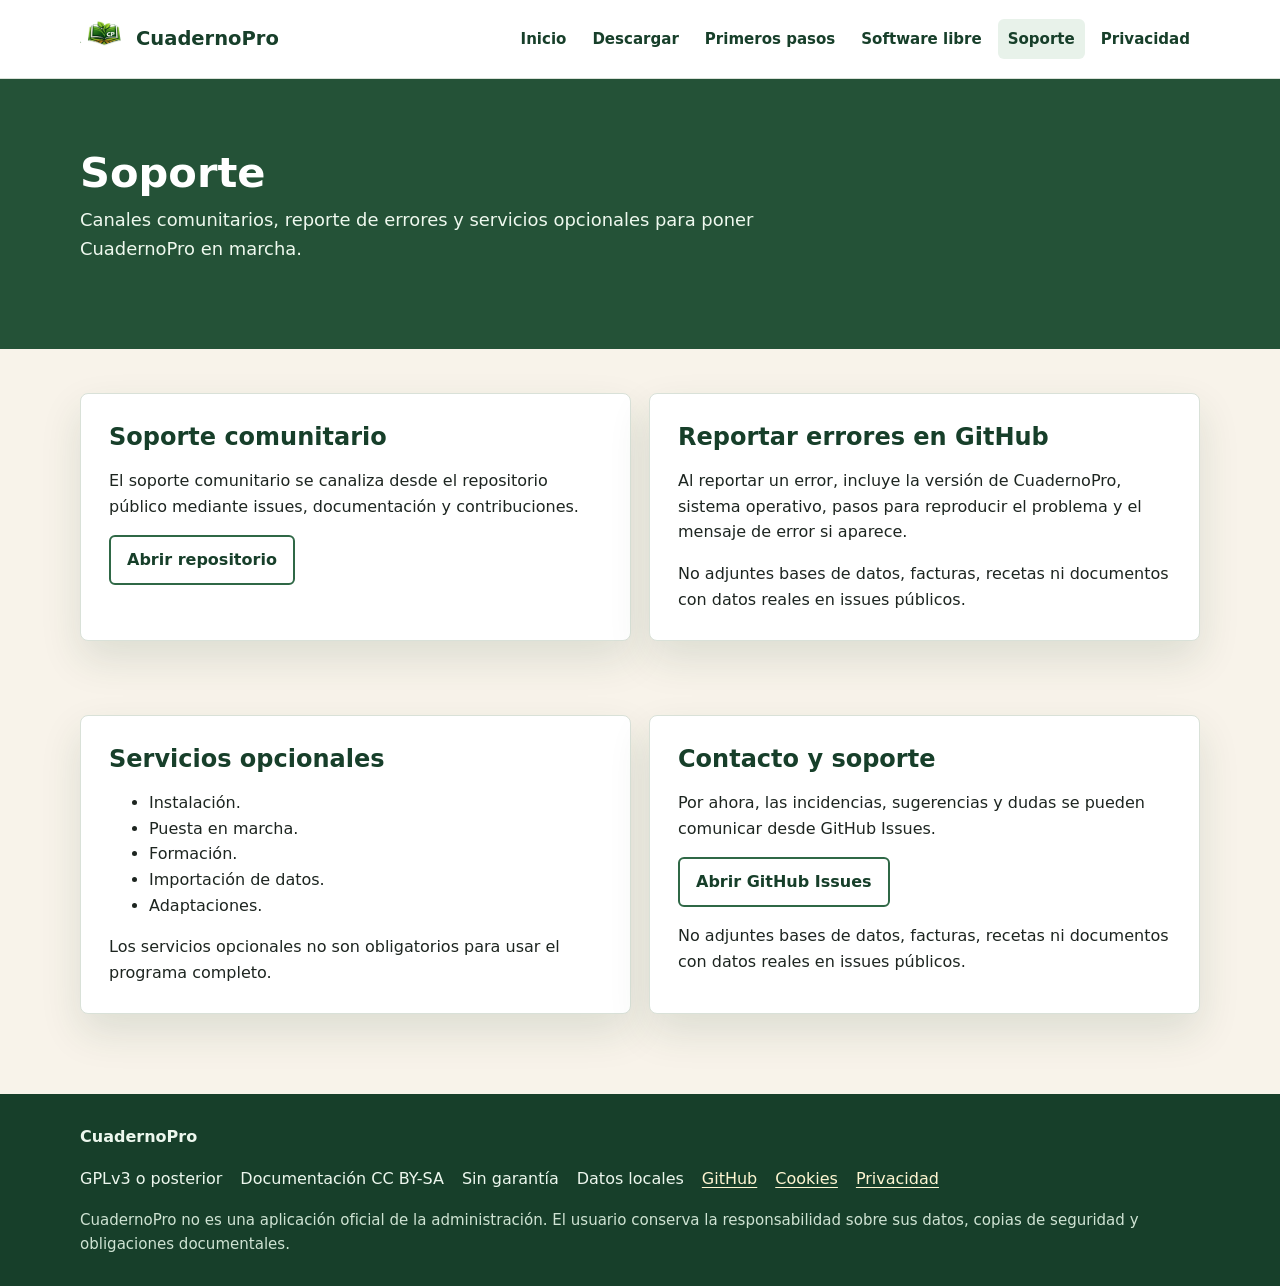
<file: web_publica/soporte.html>
<!doctype html>
<html lang="es">
<head>
  <meta charset="utf-8">
  <meta name="viewport" content="width=device-width, initial-scale=1">
  <title>Soporte | CuadernoPro</title>
  <meta name="description" content="Soporte comunitario, reporte de errores y servicios opcionales para CuadernoPro.">
  <link rel="icon" href="assets/favicon.ico">
  <link rel="stylesheet" href="assets/style.css">
</head>
<body>
  <header class="site-header">
    <div class="header-inner">
      <a class="brand" href="index.html">
        <img src="assets/cuadernopro.png" alt="CuadernoPro">
        <span>CuadernoPro</span>
      </a>
      <nav class="main-nav" aria-label="Navegación principal">
        <a href="index.html">Inicio</a>
        <a href="descargar.html">Descargar</a>
        <a href="primeros-pasos.html">Primeros pasos</a>
        <a href="software-libre.html">Software libre</a>
        <a href="soporte.html" aria-current="page">Soporte</a>
        <a href="privacidad.html">Privacidad</a>
      </nav>
    </div>
  </header>

  <main>
    <section class="page-title">
      <div class="section compact">
        <h1>Soporte</h1>
        <p>Canales comunitarios, reporte de errores y servicios opcionales para poner CuadernoPro en marcha.</p>
      </div>
    </section>

    <section class="section">
      <div class="grid two">
        <article class="text-panel">
          <h2>Soporte comunitario</h2>
          <p>El soporte comunitario se canaliza desde el repositorio público mediante issues, documentación y contribuciones.</p>
          <p><a class="button outline" href="https://github.com/jomarpel-star/cuadernopro">Abrir repositorio</a></p>
        </article>
        <article class="text-panel">
          <h2>Reportar errores en GitHub</h2>
          <p>Al reportar un error, incluye la versión de CuadernoPro, sistema operativo, pasos para reproducir el problema y el mensaje de error si aparece.</p>
          <p>No adjuntes bases de datos, facturas, recetas ni documentos con datos reales en issues públicos.</p>
        </article>
      </div>
    </section>

    <section class="section compact">
      <div class="grid two">
        <article class="text-panel">
          <h2>Servicios opcionales</h2>
          <ul>
            <li>Instalación.</li>
            <li>Puesta en marcha.</li>
            <li>Formación.</li>
            <li>Importación de datos.</li>
            <li>Adaptaciones.</li>
          </ul>
          <p>Los servicios opcionales no son obligatorios para usar el programa completo.</p>
        </article>
        <article class="text-panel">
          <h2>Contacto y soporte</h2>
          <p>Por ahora, las incidencias, sugerencias y dudas se pueden comunicar desde GitHub Issues.</p>
          <p><a class="button outline" href="https://github.com/jomarpel-star/cuadernopro/issues">Abrir GitHub Issues</a></p>
          <p>No adjuntes bases de datos, facturas, recetas ni documentos con datos reales en issues públicos.</p>
        </article>
      </div>
    </section>
  </main>

  <footer class="site-footer">
    <div class="footer-inner">
      <strong>CuadernoPro</strong>
      <div class="footer-links">
        <span>GPLv3 o posterior</span>
        <span>Documentación CC BY-SA</span>
        <span>Sin garantía</span>
        <span>Datos locales</span>
        <a href="https://github.com/jomarpel-star/cuadernopro">GitHub</a>
        <a href="politica-cookies.html">Cookies</a>
        <a href="privacidad.html">Privacidad</a>
      </div>
      <p class="fine-print">CuadernoPro no es una aplicación oficial de la administración. El usuario conserva la responsabilidad sobre sus datos, copias de seguridad y obligaciones documentales.</p>
    </div>
  </footer>
</body>
</html>
</file>
<file: web_publica/assets/style.css>
:root {
  --green-900: #173f2a;
  --green-800: #245237;
  --green-700: #2f6846;
  --green-100: #e8f2ea;
  --earth-700: #6b5135;
  --earth-200: #efe3d0;
  --earth-100: #f8f3ea;
  --yellow-300: #f4cf68;
  --yellow-100: #fff5cf;
  --ink: #1d2520;
  --muted: #5d6b62;
  --line: #d9e1d8;
  --white: #ffffff;
  --shadow: 0 18px 42px rgba(23, 63, 42, 0.12);
}

* {
  box-sizing: border-box;
}

html {
  color-scheme: light;
}

body {
  margin: 0;
  color: var(--ink);
  background: var(--earth-100);
  font-family: system-ui, -apple-system, BlinkMacSystemFont, "Segoe UI", sans-serif;
  font-size: 16px;
  line-height: 1.6;
}

a {
  color: var(--green-800);
  text-decoration-thickness: 0.08em;
  text-underline-offset: 0.18em;
}

a:hover {
  color: var(--green-900);
}

.site-header {
  background: var(--white);
  border-bottom: 1px solid var(--line);
  position: sticky;
  top: 0;
  z-index: 10;
}

.header-inner,
.section,
.footer-inner {
  width: min(1120px, calc(100% - 32px));
  margin: 0 auto;
}

.header-inner {
  display: flex;
  align-items: center;
  justify-content: space-between;
  gap: 24px;
  min-height: 78px;
  padding: 12px 0;
}

.brand {
  display: inline-flex;
  align-items: center;
  gap: 12px;
  color: var(--green-900);
  font-weight: 800;
  font-size: 1.22rem;
  text-decoration: none;
  white-space: nowrap;
}

.brand img {
  width: 44px;
  height: 44px;
  object-fit: contain;
}

.main-nav {
  display: flex;
  align-items: center;
  justify-content: flex-end;
  flex-wrap: wrap;
  gap: 6px;
}

.main-nav a {
  border-radius: 6px;
  color: var(--green-900);
  font-size: 0.94rem;
  font-weight: 650;
  padding: 8px 10px;
  text-decoration: none;
}

.main-nav a:hover,
.main-nav a[aria-current="page"] {
  background: var(--green-100);
}

.hero {
  background:
    linear-gradient(135deg, rgba(23, 63, 42, 0.94), rgba(47, 104, 70, 0.88)),
    var(--green-800);
  color: var(--white);
  padding: 92px 0 66px;
}

.hero .section {
  display: grid;
  grid-template-columns: minmax(0, 1.35fr) minmax(260px, 0.65fr);
  align-items: center;
  gap: 36px;
}

.hero h1 {
  font-size: 4.8rem;
  line-height: 1;
  margin: 0 0 18px;
}

.hero p {
  color: #f5fbf4;
  font-size: 1.28rem;
  max-width: 780px;
  margin: 0;
}

.hero-logo {
  display: flex;
  justify-content: center;
}

.hero-logo img {
  width: min(190px, 46vw);
  height: auto;
  filter: drop-shadow(0 22px 24px rgba(0, 0, 0, 0.24));
}

.actions {
  display: flex;
  flex-wrap: wrap;
  gap: 12px;
  margin-top: 28px;
}

.panel-actions {
  margin-top: 20px;
}

.panel-actions .button {
  color: var(--green-900);
}

.button {
  align-items: center;
  border: 2px solid transparent;
  border-radius: 6px;
  display: inline-flex;
  font-weight: 750;
  justify-content: center;
  min-height: 46px;
  padding: 10px 16px;
  text-decoration: none;
}

.button.primary {
  background: var(--yellow-300);
  color: var(--green-900);
}

.button.secondary {
  background: var(--white);
  color: var(--green-900);
}

.button.ghost {
  border-color: rgba(255, 255, 255, 0.72);
  color: var(--white);
}

.button.outline {
  border-color: var(--green-700);
  color: var(--green-900);
}

.button:hover {
  transform: translateY(-1px);
}

.section {
  padding: 44px 0;
}

.section.compact {
  padding-top: 30px;
}

.page-title {
  background: var(--green-800);
  color: var(--white);
  padding: 42px 0;
}

.page-title h1 {
  font-size: 2.6rem;
  line-height: 1.08;
  margin: 0 0 10px;
}

.page-title p {
  color: #eef8ee;
  font-size: 1.12rem;
  margin: 0;
  max-width: 780px;
}

.grid {
  display: grid;
  gap: 18px;
}

.grid.cards {
  grid-template-columns: repeat(5, minmax(0, 1fr));
}

.grid.two {
  grid-template-columns: repeat(2, minmax(0, 1fr));
}

.grid.three {
  grid-template-columns: repeat(3, minmax(0, 1fr));
}

.card,
.notice,
.steps,
.text-panel {
  background: var(--white);
  border: 1px solid var(--line);
  border-radius: 8px;
  box-shadow: var(--shadow);
}

.card {
  padding: 22px;
}

.card h2,
.card h3 {
  color: var(--green-900);
  line-height: 1.2;
  margin: 0 0 10px;
}

.card p {
  margin: 0;
}

.notice {
  border-left: 6px solid var(--yellow-300);
  padding: 22px 24px;
}

.notice h2,
.notice h3 {
  color: var(--green-900);
  margin: 0 0 10px;
}

.notice p,
.notice ul {
  margin-bottom: 0;
}

.text-panel {
  padding: 28px;
}

.text-panel h2 {
  color: var(--green-900);
  line-height: 1.25;
  margin: 0 0 14px;
}

.text-panel h3 {
  color: var(--green-900);
  margin-top: 28px;
}

.text-panel p:last-child,
.text-panel ul:last-child,
.text-panel ol:last-child {
  margin-bottom: 0;
}

.steps {
  counter-reset: step;
  list-style: none;
  margin: 0;
  padding: 10px;
}

.steps li {
  border-bottom: 1px solid var(--line);
  counter-increment: step;
  display: grid;
  gap: 4px;
  grid-template-columns: 42px minmax(0, 1fr);
  padding: 16px 10px;
}

.steps li:last-child {
  border-bottom: 0;
}

.steps li::before {
  align-items: center;
  background: var(--green-800);
  border-radius: 50%;
  color: var(--white);
  content: counter(step);
  display: inline-flex;
  font-weight: 800;
  height: 32px;
  justify-content: center;
  margin-top: 2px;
  width: 32px;
}

.steps strong {
  color: var(--green-900);
}

.code,
code {
  background: var(--yellow-100);
  border: 1px solid #ead78e;
  border-radius: 5px;
  color: #493812;
  font-family: ui-monospace, SFMono-Regular, Consolas, "Liberation Mono", monospace;
  font-size: 0.94em;
  padding: 0.08rem 0.28rem;
}

.code {
  display: block;
  margin: 10px 0;
  overflow-wrap: anywhere;
  padding: 12px;
}

.site-footer {
  background: var(--green-900);
  color: #edf7ee;
  margin-top: 36px;
  padding: 30px 0;
}

.footer-inner {
  display: grid;
  gap: 16px;
}

.footer-links {
  display: flex;
  flex-wrap: wrap;
  gap: 10px 18px;
}

.site-footer a {
  color: #fff6d2;
}

.fine-print {
  color: #cfe3d3;
  font-size: 0.94rem;
  margin: 0;
}

@media (max-width: 900px) {
  .header-inner {
    align-items: flex-start;
    flex-direction: column;
  }

  .main-nav {
    justify-content: flex-start;
  }

  .hero .section {
    grid-template-columns: 1fr;
  }

  .hero-logo {
    justify-content: flex-start;
  }

  .hero h1 {
    font-size: 4.1rem;
  }

  .grid.cards,
  .grid.three {
    grid-template-columns: repeat(2, minmax(0, 1fr));
  }
}

@media (max-width: 640px) {
  .header-inner,
  .section,
  .footer-inner {
    width: min(100% - 24px, 1120px);
  }

  .hero {
    padding: 58px 0 46px;
  }

  .hero h1 {
    font-size: 3rem;
  }

  .hero-logo {
    display: none;
  }

  .hero p,
  .page-title p {
    font-size: 1.04rem;
  }

  .grid.cards,
  .grid.two,
  .grid.three {
    grid-template-columns: 1fr;
  }

  .button {
    width: 100%;
  }

  .main-nav a {
    padding: 7px 8px;
  }
}
</file>
